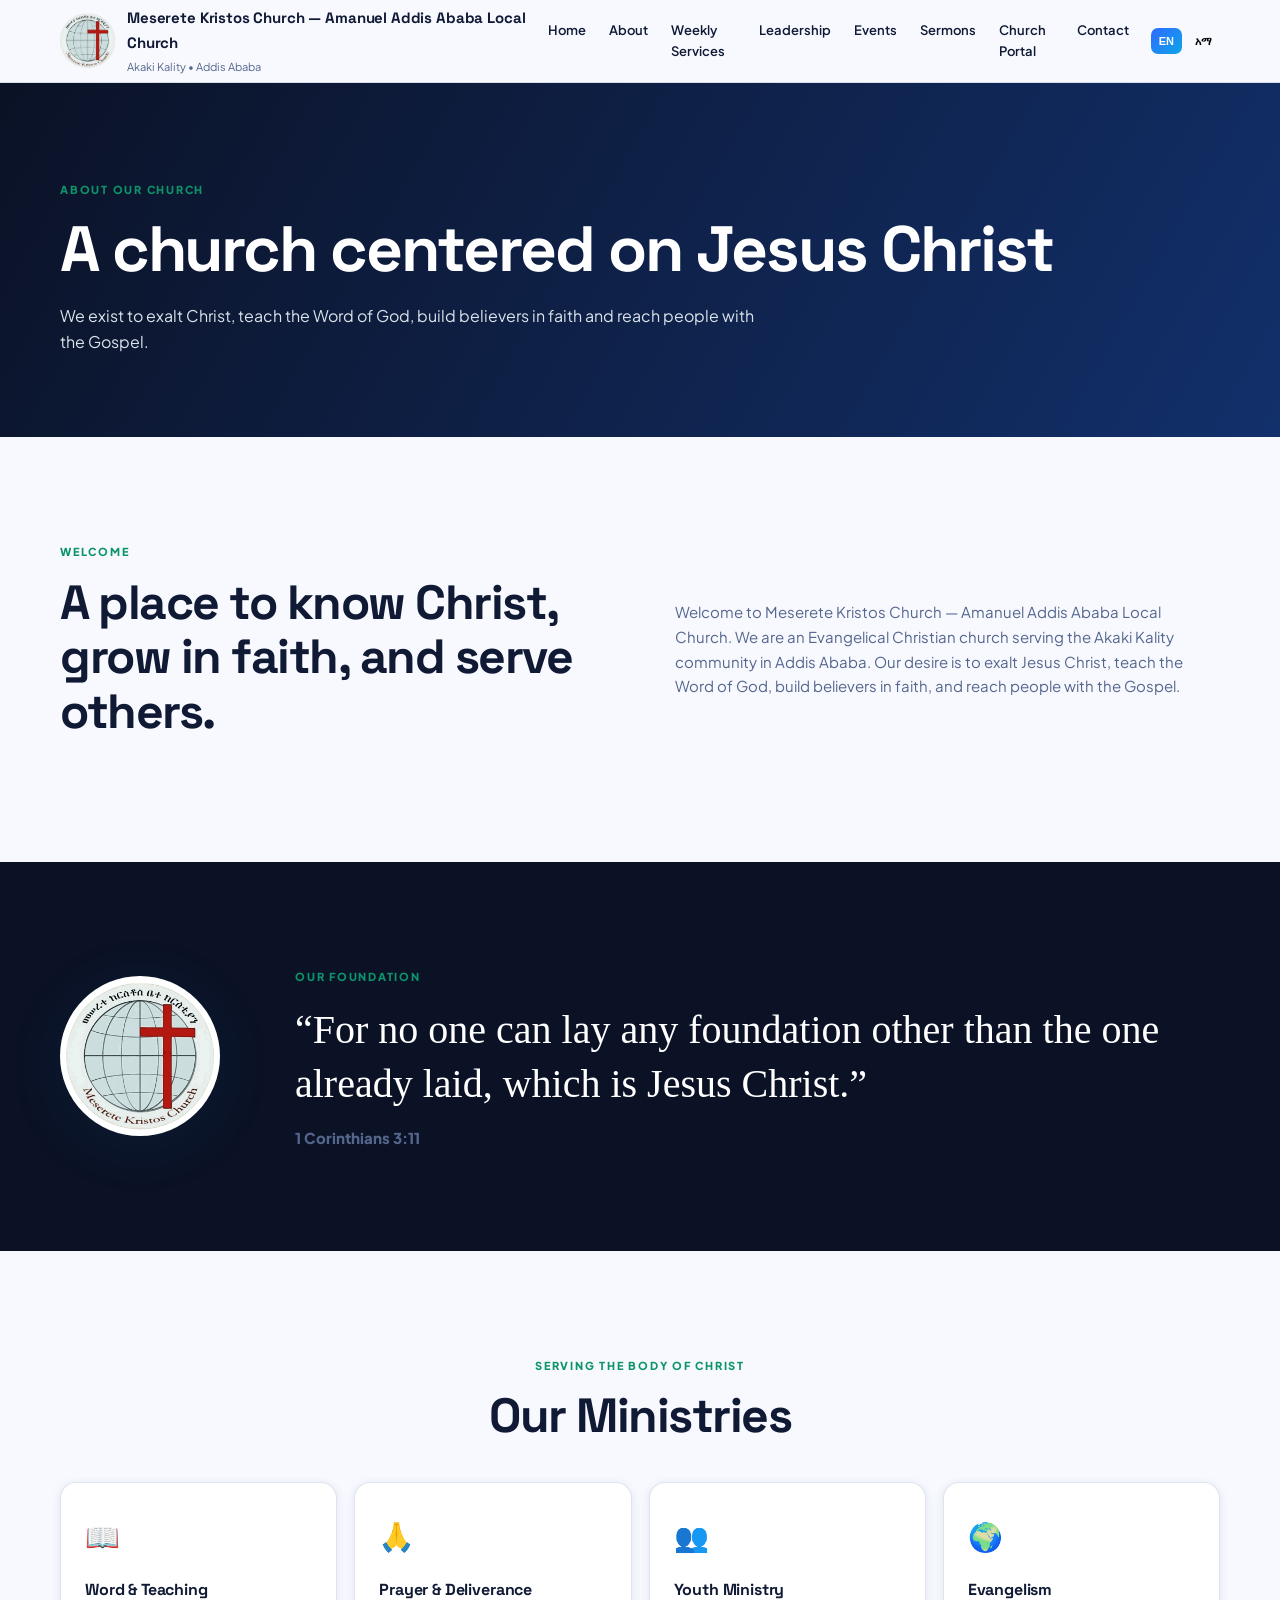
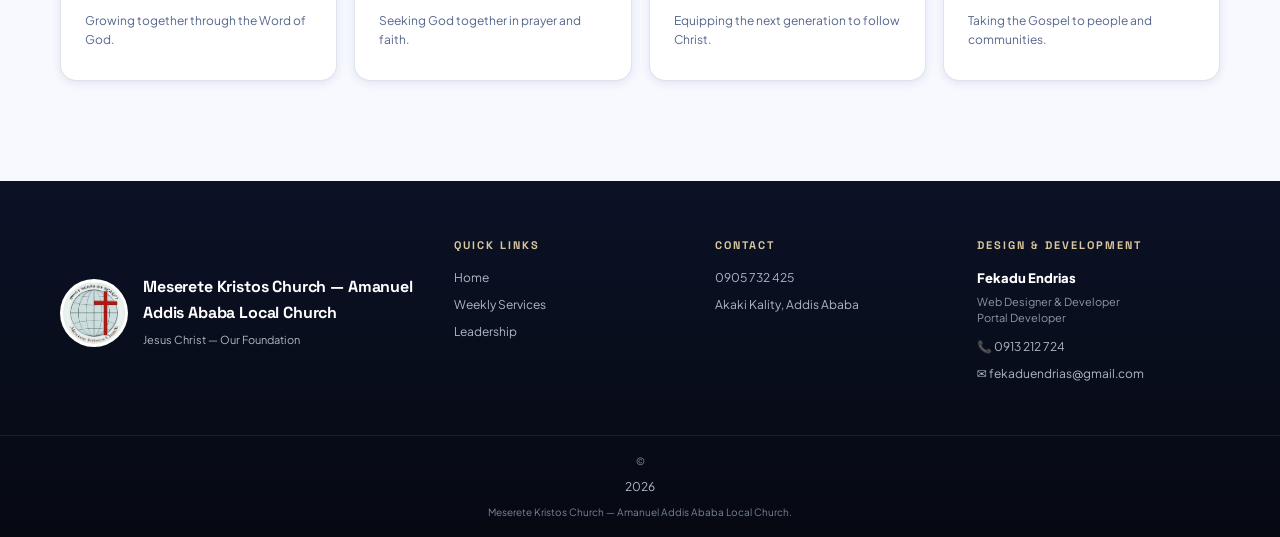
<file: about.html>
<!DOCTYPE html><html lang="en"><head><meta charset="UTF-8"><meta name="viewport" content="width=device-width, initial-scale=1.0"><meta name="description" content="About Meserete Kristos Church — Amanuel Addis Ababa Local Church."><title>About Us | Meserete Kristos Church — Amanuel Addis Ababa Local Church</title><link rel="icon" href="assets/favicon.png"><link rel="preconnect" href="https://fonts.googleapis.com"><link rel="preconnect" href="https://fonts.gstatic.com" crossorigin>
  <link href="https://fonts.googleapis.com/css2?family=Plus+Jakarta+Sans:wght@400;500;600;700;800&family=Space+Grotesk:wght@500;600;700&display=swap" rel="stylesheet">
  <link rel="stylesheet" href="styles.css"><link rel="stylesheet" href="mg-public.css"></head><body>
<header class="site-header"><div class="container nav-wrap"><a class="brand" href="index.html"><img src="assets/church-logo.png" alt="Church logo"><span><strong data-en="Meserete Kristos Church — Amanuel Addis Ababa Local Church" data-am="መሠረተ ክርስቶስ ቤተ ክርስቲያን — አማኑኤል አዲስ አበባ አጥቢያ">Meserete Kristos Church — Amanuel Addis Ababa Local Church</strong><small data-en="Akaki Kality • Addis Ababa" data-am="ቃሊቲ • አዲስ አበባ">Akaki Kality • Addis Ababa</small></span></a><nav class="desktop-nav"><a href="index.html" data-en="Home" data-am="መነሻ">Home</a><a href="about.html" data-en="About" data-am="ስለ እኛ">About</a><a href="services.html" data-en="Weekly Services" data-am="የሳምንቱ አገልግሎቶች">Weekly Services</a><a href="leadership.html" data-en="Leadership" data-am="አመራር">Leadership</a><a href="index.html#events" data-en="Events" data-am="ዝግጅቶች">Events</a><a href="index.html#sermons" data-en="Sermons" data-am="ስብከቶች">Sermons</a><a href="portal.html" data-en="Church Portal" data-am="የቤተ ክርስቲያን ፖርታል">Church Portal</a><a href="index.html#contact" data-en="Contact" data-am="ያግኙን">Contact</a></nav><div class="nav-actions"><button class="lang-btn active" data-lang="en">EN</button><button class="lang-btn" data-lang="am">አማ</button><button class="menu-btn" aria-label="Open menu" aria-expanded="false">☰</button></div></div><nav class="mobile-nav" aria-hidden="true"><a href="index.html" data-en="Home" data-am="መነሻ">Home</a><a href="about.html" data-en="About" data-am="ስለ እኛ">About</a><a href="services.html" data-en="Weekly Services" data-am="የሳምንቱ አገልግሎቶች">Weekly Services</a><a href="leadership.html" data-en="Leadership" data-am="አመራር">Leadership</a><a href="index.html#events" data-en="Events" data-am="ዝግጅቶች">Events</a><a href="index.html#sermons" data-en="Sermons" data-am="ስብከቶች">Sermons</a><a href="portal.html" data-en="Church Portal" data-am="የቤተ ክርስቲያን ፖርታል">Church Portal</a><a href="index.html#contact" data-en="Contact" data-am="ያግኙን">Contact</a></nav></header>
<main><section class="page-hero"><div class="container"><span class="section-label" data-en="ABOUT OUR CHURCH" data-am="ስለ ቤተ ክርስቲያናችን">ABOUT OUR CHURCH</span><h1 data-en="A church centered on Jesus Christ" data-am="በኢየሱስ ክርስቶስ ላይ ያተኮረ ቤተ ክርስቲያን">A church centered on Jesus Christ</h1><p data-en="We exist to exalt Christ, teach the Word of God, build believers in faith and reach people with the Gospel." data-am="ክርስቶስን ከፍ ለማድረግ፣ የእግዚአብሔርን ቃል ለማስተማር፣ አማኞችን በእምነት ለማጽናትና ወንጌልን ለሰዎች ለማድረስ እንኖራለን።">We exist to exalt Christ, teach the Word of God, build believers in faith and reach people with the Gospel.</p></div></section>
<section class="welcome section"><div class="container two-col"><div><span class="section-label" data-en="WELCOME" data-am="እንኳን ደህና መጡ">WELCOME</span><h2 data-en="A place to know Christ, grow in faith, and serve others." data-am="ክርስቶስን የምናውቅበት፣ በእምነት የምናድግበትና ሌሎችን የምናገለግልበት ቦታ።">A place to know Christ, grow in faith, and serve others.</h2></div><div><p data-en="Welcome to Meserete Kristos Church — Amanuel Addis Ababa Local Church. We are an Evangelical Christian church serving the Akaki Kality community in Addis Ababa. Our desire is to exalt Jesus Christ, teach the Word of God, build believers in faith, and reach people with the Gospel." data-am="ወደ መሠረተ ክርስቶስ ቤተ ክርስቲያን — አማኑኤል አዲስ አበባ አጥቢያ እንኳን በደህና መጡ። በአዲስ አበባ ቃሊቲ አካባቢ ማህበረሰብን የምናገለግል ወንጌላዊ ክርስቲያናዊ ቤተ ክርስቲያን ነን። ፍላጎታችን ኢየሱስ ክርስቶስን ከፍ ማድረግ፣ የእግዚአብሔርን ቃል ማስተማር፣ አማኞችን በእምነት ማጽናትና ወንጌልን ለሰዎች ማድረስ ነው።">Welcome to Meserete Kristos Church — Amanuel Addis Ababa Local Church. We are an Evangelical Christian church serving the Akaki Kality community in Addis Ababa. Our desire is to exalt Jesus Christ, teach the Word of God, build believers in faith, and reach people with the Gospel.</p></div></div></section>
<section class="motto section"><div class="container motto-inner"><img src="assets/church-logo.png" alt="Church logo"><div><span class="section-label" data-en="OUR FOUNDATION" data-am="መሠረታችን">OUR FOUNDATION</span><blockquote data-en="“For no one can lay any foundation other than the one already laid, which is Jesus Christ.”" data-am="“ከተመሠረተው በቀር ማንም ሌላ መሠረት ሊመሠርት አይችልምና፥ እርሱም ኢየሱስ ክርስቶስ ነው።”">“For no one can lay any foundation other than the one already laid, which is Jesus Christ.”</blockquote><p class="scripture">1 Corinthians 3:11</p></div></div></section>
<section class="ministries section"><div class="container"><div class="section-heading centered"><span class="section-label" data-en="SERVING THE BODY OF CHRIST" data-am="የክርስቶስን አካል ማገልገል">SERVING THE BODY OF CHRIST</span><h2 data-en="Our Ministries" data-am="አገልግሎቶቻችን">Our Ministries</h2></div><div class="ministry-grid"><div class="ministry-card"><span>📖</span><h3 data-en="Word & Teaching" data-am="ቃልና ትምህርት">Word & Teaching</h3><p data-en="Growing together through the Word of God." data-am="በእግዚአብሔር ቃል አብረን ማደግ።">Growing together through the Word of God.</p></div><div class="ministry-card"><span>🙏</span><h3 data-en="Prayer & Deliverance" data-am="ጸሎትና ነፃነት">Prayer & Deliverance</h3><p data-en="Seeking God together in prayer and faith." data-am="በጸሎትና በእምነት እግዚአብሔርን አብረን መፈለግ።">Seeking God together in prayer and faith.</p></div><div class="ministry-card"><span>👥</span><h3 data-en="Youth Ministry" data-am="የወጣቶች አገልግሎት">Youth Ministry</h3><p data-en="Equipping the next generation to follow Christ." data-am="ቀጣዩን ትውልድ ክርስቶስን እንዲከተል ማስታጠቅ።">Equipping the next generation to follow Christ.</p></div><div class="ministry-card"><span>🌍</span><h3 data-en="Evangelism" data-am="ወንጌላዊ አገልግሎት">Evangelism</h3><p data-en="Taking the Gospel to people and communities." data-am="ወንጌልን ለሰዎችና ለማህበረሰቦች ማድረስ።">Taking the Gospel to people and communities.</p></div></div></div></section></main>
<footer><div class="container footer-grid"><div class="footer-brand"><img src="assets/church-logo.png" alt="Church logo"><div><h3>Meserete Kristos Church — Amanuel Addis Ababa Local Church</h3><p data-en="Jesus Christ — Our Foundation" data-am="ኢየሱስ ክርስቶስ — መሠረታችን">Jesus Christ — Our Foundation</p></div></div><div><h4 data-en="Quick Links" data-am="ፈጣን አገናኞች">Quick Links</h4><a href="index.html">Home</a><a href="services.html">Weekly Services</a><a href="leadership.html">Leadership</a></div><div><h4 data-en="Contact" data-am="ያግኙን">Contact</h4><a class="js-phone-link" href="tel:0905732425">0905 732 425</a><span class="js-address-line">Akaki Kality, Addis Ababa</span></div><div><h4 data-en="Design &amp; Development" data-am="ንድፍና ልማት">Design &amp; Development</h4><p class="credit-name">Fekadu Endrias</p><p class="credit-role">Web Designer &amp; Developer<br>Portal Developer</p><a href="tel:0913212724">📞 0913 212 724</a><a href="mailto:fekaduendrias@gmail.com">✉️ fekaduendrias@gmail.com</a></div></div><div class="copyright">© <span id="year"></span> Meserete Kristos Church — Amanuel Addis Ababa Local Church.</div></footer><script src="script.js"></script>
<script src="supabase-config.js"></script>
<script src="public-content.js"></script>
</body></html>
</file>
<file: styles.css>
@import url('https://fonts.googleapis.com/css2?family=Inter:wght@400;500;600;700;800&family=Noto+Sans+Ethiopic:wght@400;500;600;700;800&display=swap');

:root{
  --navy:#101d2e;
  --navy2:#172b43;
  --red:#b51e2b;
  --gold:#c9a45b;
  --cream:#f7f4ed;
  --paper:#fffdf8;
  --ink:#1d2732;
  --muted:#66717d;
  --line:#e4e0d6;
  --shadow:0 18px 50px rgba(11,79,120,.10);
}
*{box-sizing:border-box}
html{scroll-behavior:smooth}
body{margin:0;color:var(--ink);background:var(--paper);font-family:Inter,"Noto Sans Ethiopic",Arial,sans-serif;line-height:1.65}
body.am{font-family:"Noto Sans Ethiopic",Inter,Arial,sans-serif}
a{color:inherit;text-decoration:none}
.container{width:min(1160px,calc(100% - 40px));margin:auto}
.site-header{position:sticky;top:0;z-index:50;background:rgba(255,253,248,.96);backdrop-filter:blur(16px);border-bottom:1px solid var(--line)}
.nav-wrap{min-height:82px;display:flex;align-items:center;justify-content:space-between;gap:22px}
.brand{display:flex;align-items:center;gap:12px;min-width:250px}
.brand img{width:55px;height:55px;object-fit:contain}
.brand strong{display:block;font-size:15px;letter-spacing:.2px}
.brand small{display:block;color:var(--muted);font-size:11px;margin-top:2px}
.desktop-nav{display:flex;gap:23px;font-size:13px;font-weight:600}
.desktop-nav a:hover,.text-link:hover{color:var(--red)}
.nav-actions{display:flex;align-items:center;gap:5px}
.lang-btn{border:0;background:transparent;padding:7px 8px;border-radius:7px;font-weight:800;font-size:11px;cursor:pointer}
.lang-btn.active{background:var(--navy);color:#fff}
.menu-btn{display:none;border:0;background:transparent;font-size:25px;cursor:pointer}
.mobile-nav{display:none;padding:0 20px 18px;flex-direction:column;gap:10px;font-weight:600;font-size:14px}
.mobile-nav.open{display:flex}

.hero{position:relative;min-height:680px;display:flex;align-items:center;overflow:hidden;background:
linear-gradient(120deg,var(--navy) 0%,var(--navy2) 100%),#101d2e}
.hero::after{content:"";position:absolute;inset:0;background:radial-gradient(circle at 80% 40%,rgba(142,212,242,.20),transparent 32%)}
.hero-content{position:relative;z-index:2;display:flex;align-items:center;justify-content:space-between;gap:50px}
.hero-copy{max-width:640px;color:#fff;padding:75px 0}
.hero-logo-wrap{flex-shrink:0;position:relative;display:flex;align-items:center;justify-content:center}
.hero-logo-wrap::before{content:"";position:absolute;inset:-30px;background:radial-gradient(circle,rgba(255,255,255,.16),transparent 68%);border-radius:50%}
.hero-logo{position:relative;width:290px;height:290px;object-fit:contain;filter:drop-shadow(0 25px 45px rgba(0,0,0,.35))}
.eyebrow,.section-label{font-size:11px;letter-spacing:2.5px;font-weight:800;color:var(--gold)}
.hero h1{font-size:clamp(40px,6vw,76px);line-height:1.06;letter-spacing:-2.8px;margin:15px 0 23px;max-width:800px}
.verse{font-family:Georgia,serif;font-size:20px;line-height:1.55;max-width:700px;color:#f4f0e7;margin:0 0 9px}
body.am .verse,body.am blockquote{font-family:"Noto Sans Ethiopic",sans-serif}
.verse-ref{color:#d8c69e;font-weight:700;font-size:13px}
.hero-buttons{display:flex;gap:12px;margin-top:30px}
.btn{display:inline-flex;align-items:center;justify-content:center;padding:12px 20px;border-radius:7px;font-size:13px;font-weight:800;border:1px solid transparent;cursor:pointer}
.btn-primary{background:var(--red);color:#fff}
.btn-primary:hover{background:#961824}
.btn-light{background:#fff;color:var(--navy)}
.btn-dark{background:var(--navy);color:#fff}
.scroll-hint{position:absolute;bottom:18px;left:50%;color:#fff;opacity:.55;font-size:22px;z-index:3}

.section{padding:100px 0}
.soft{background:var(--cream)}
.two-col{display:grid;grid-template-columns:1fr 1fr;gap:70px;align-items:center}
.section h2{font-size:clamp(30px,4vw,48px);line-height:1.14;letter-spacing:-1.5px;margin:12px 0 22px}
.section p{color:var(--muted);font-size:15px}
.text-link{display:inline-block;margin-top:15px;color:var(--red);font-weight:800;font-size:13px}
.section-heading{display:flex;justify-content:space-between;align-items:end;gap:30px;margin-bottom:38px}
.section-heading.centered{display:block;text-align:center}
.section-heading h2{margin-bottom:0}
.time-note{font-size:11px;color:var(--muted);font-weight:600}

.service-grid{display:grid;grid-template-columns:repeat(4,1fr);gap:16px}
.service-card{background:#fff;border:1px solid var(--line);border-radius:14px;padding:25px;min-height:270px;box-shadow:0 8px 25px rgba(11,79,120,.05)}
.service-card.featured{border-top:4px solid var(--red)}
.day{font-size:10px;letter-spacing:2px;color:var(--red);font-weight:900}
.service-icon{font-size:24px;margin:25px 0 12px}
.service-card h3{font-size:17px;line-height:1.25;margin:0 0 10px}
.service-card .time{font-size:24px;color:var(--navy);font-weight:800;margin:0 0 7px}
.service-card p:last-child{font-size:12px;margin:0}
.bible-study{margin-top:18px;border:1px dashed #cfc8b8;padding:16px 20px;border-radius:10px;display:flex;gap:15px;align-items:center}
.bible-study strong{white-space:nowrap}
.bible-study span{font-size:12px;color:var(--muted)}

.motto{background:var(--navy);color:#fff}
.motto-inner{display:grid;grid-template-columns:180px 1fr;gap:55px;align-items:center}
.motto img{width:160px;height:160px;object-fit:contain;border-radius:50%;background:#fff;padding:6px}
blockquote{font-family:Georgia,serif;font-size:clamp(24px,3.2vw,40px);line-height:1.35;margin:15px 0;color:#fff}
.scripture{color:#d8c69e;font-weight:800;margin:0}

.ministry-grid{display:grid;grid-template-columns:repeat(4,1fr);gap:17px}
.ministry-card{padding:30px 24px;border:1px solid var(--line);border-radius:12px;background:#fff}
.ministry-card span{font-size:28px}
.ministry-card h3{font-size:16px;margin:18px 0 7px}
.ministry-card p{font-size:12px;margin:0}

.leader-grid{display:grid;grid-template-columns:repeat(4,1fr);gap:17px}
.leader-card{text-align:center;background:#fff;border:1px solid var(--line);border-radius:13px;padding:28px 18px}
.leader-avatar{width:72px;height:72px;border-radius:50%;margin:0 auto 16px;background:var(--navy);color:#fff;display:grid;place-items:center;font-weight:800;letter-spacing:1px}
.leader-card h3{font-size:14px;margin:0 0 6px}
.leader-card p{font-size:11px;margin:0;color:var(--red)}

.sermon-layout{gap:50px}
.sermon-feature{min-height:300px;border-radius:16px;background:linear-gradient(135deg,var(--navy),var(--navy2));color:#fff;padding:34px;display:flex;align-items:end;position:relative;overflow:hidden}
.sermon-feature::before{content:"";position:absolute;width:230px;height:230px;border:1px solid rgba(255,255,255,.14);border-radius:50%;right:-50px;top:-60px}
.sermon-feature-media{position:absolute;inset:0;width:100%;height:100%;object-fit:cover;z-index:0}
.sermon-feature-media img,.sermon-feature-media video{width:100%;height:100%;object-fit:cover;display:block}
.sermon-feature-scrim{position:absolute;inset:0;z-index:1;pointer-events:none}
.sermon-feature.has-media .sermon-feature-scrim{background:linear-gradient(180deg,rgba(10,12,15,.05) 30%,rgba(10,12,15,.82) 100%)}
.sermon-feature-content{position:relative;z-index:2;width:100%}
.play{position:absolute;top:28px;right:30px;width:55px;height:55px;border-radius:50%;display:grid;place-items:center;background:var(--red);font-size:17px}
.sermon-feature span{font-size:10px;letter-spacing:2px;color:#d8c69e;font-weight:800}
.sermon-feature h3{font-size:26px;max-width:420px;margin:9px 0}
.sermon-feature p{color:#d6dce2;margin:0}

.contact-list{margin-top:25px;display:grid;gap:18px}
.contact-list>div{display:flex;gap:15px;align-items:flex-start}
.contact-list>div>span{font-size:21px}
.contact-list p{margin:0;font-size:13px}
.contact-list strong{color:var(--navy)}
.contact-list a{color:var(--red);font-weight:800}
.contact-list small,.contact-list em{color:var(--muted);font-size:11px;font-style:normal}

.map-card{min-height:410px;border-radius:16px;overflow:hidden;box-shadow:var(--shadow);background:#e9e4d8}
.map-placeholder{height:100%;min-height:410px;display:flex;flex-direction:column;align-items:center;justify-content:center;text-align:center;padding:30px;background:
radial-gradient(circle at 30% 30%,rgba(181,30,43,.13) 0 3px,transparent 4px),
linear-gradient(35deg,transparent 45%,rgba(11,79,120,.08) 46% 47%,transparent 48%),
linear-gradient(-20deg,transparent 45%,rgba(11,79,120,.07) 46% 47%,transparent 48%),
#ebe7dd}
.pin{font-size:35px;color:var(--red);margin-bottom:8px}
.map-placeholder h3{margin:0 0 4px}
.map-placeholder p{margin:0 0 22px}

footer{background:#07304c;color:#fff;padding-top:55px}
.footer-grid{display:grid;grid-template-columns:1.6fr 1fr 1fr 1.1fr;gap:40px;padding-bottom:45px}
.footer-brand{display:flex;gap:15px;align-items:center}
.footer-brand img{width:68px;height:68px;object-fit:contain;background:#fff;border-radius:50%;padding:3px}
.footer-brand h3{margin:0;font-size:16px}
.footer-brand p{margin:4px 0;color:#aeb8c3;font-size:11px}
footer h4{font-size:11px;text-transform:uppercase;letter-spacing:2px;color:#d8c69e;margin:0 0 14px}
footer a,footer span{display:block;color:#aeb8c3;font-size:12px;margin:7px 0}
.credit-name{margin:0;color:#fff;font-size:13px;font-weight:800}
.credit-role{margin:4px 0 10px;color:#8b98a6;font-size:11px;line-height:1.5}
.copyright{border-top:1px solid rgba(255,255,255,.08);text-align:center;color:#788594;padding:17px;font-size:10px}

@media(max-width:980px){
  .desktop-nav{display:none}.menu-btn{display:block}
  .service-grid,.ministry-grid,.leader-grid{grid-template-columns:repeat(2,1fr)}
  .two-col{gap:40px}
}
@media(max-width:680px){
  .container{width:min(100% - 28px,1160px)}
  .nav-wrap{min-height:72px}.brand img{width:48px;height:48px}.brand strong{font-size:13px}.brand small{font-size:9px}
  .hero{min-height:650px;background:linear-gradient(120deg,rgba(7,48,76,.97),rgba(11,79,120,.80)),url("assets/church-logo.png") center 30%/330px no-repeat,#0b4f78}
  .hero-copy{padding:50px 0}.hero h1{font-size:43px;letter-spacing:-1.8px}.verse{font-size:17px}
  .hero-buttons{flex-wrap:wrap}
  .section{padding:72px 0}
  .two-col{grid-template-columns:1fr}
  .section-heading{display:block}.time-note{display:block;margin-top:12px}
  .service-grid,.ministry-grid,.leader-grid{grid-template-columns:1fr}
  .service-card{min-height:0}
  .motto-inner{grid-template-columns:1fr;text-align:center;gap:25px}.motto img{margin:auto}
  .bible-study{display:block}.bible-study span{display:block;margin-top:7px}
  .footer-grid{grid-template-columns:1fr;gap:25px}
  .map-card,.map-placeholder{min-height:330px}
}
.event-grid{display:grid;grid-template-columns:repeat(3,1fr);gap:18px}.event-card{background:#fff;border:1px solid var(--line);border-radius:14px;padding:22px;display:flex;gap:18px;box-shadow:0 8px 25px rgba(11,79,120,.04)}.event-date{min-width:64px;height:70px;border-radius:12px;background:linear-gradient(145deg,var(--navy),var(--navy2));color:#fff;display:flex;flex-direction:column;align-items:center;justify-content:center}.event-date strong{font-size:25px;line-height:1}.event-date span{font-size:9px;letter-spacing:1.5px;margin-top:5px}.event-tag{font-size:9px;letter-spacing:1.7px;font-weight:900;color:var(--red)}.event-card h3{font-size:16px;line-height:1.3;margin:8px 0}.event-card p{font-size:12px;margin:0}@media(max-width:980px){.event-grid{grid-template-columns:1fr 1fr}}@media(max-width:680px){.event-grid{grid-template-columns:1fr}}
.page-hero{padding:92px 0 82px;background:linear-gradient(120deg,var(--navy),var(--navy2));color:#fff}.page-hero h1{font-size:clamp(40px,5vw,64px);line-height:1.08;letter-spacing:-2px;margin:14px 0 18px}.page-hero p{max-width:700px;color:#dbe3ea;font-size:16px;margin:0}.updates{padding-top:90px;padding-bottom:90px}.update-grid{display:grid;grid-template-columns:1.35fr 1fr 1fr;gap:18px}.update-card{background:#fff;border:1px solid var(--line);border-radius:16px;padding:28px;min-height:250px;box-shadow:0 10px 30px rgba(11,79,120,.05);position:relative}.featured-update{border-top:4px solid var(--red);box-shadow:var(--shadow)}.update-date{display:inline-block;font-size:10px;letter-spacing:2px;font-weight:900;color:var(--red);margin-bottom:18px}.update-card h3{font-size:20px;line-height:1.3;margin:0 0 12px}.update-card p{font-size:13px;margin:0}.update-card .text-link{margin-top:20px}@media(max-width:980px){.update-grid{grid-template-columns:1fr 1fr}.featured-update{grid-column:1/-1}}@media(max-width:680px){.page-hero{padding:72px 0}.update-grid{grid-template-columns:1fr}.featured-update{grid-column:auto}.update-card{min-height:0}}
.sermon-feature{text-decoration:none;color:inherit;cursor:pointer}
.sermon-grid{display:grid;grid-template-columns:repeat(3,1fr);gap:18px;margin-top:26px}
.sermon-card{background:#fff;border:1px solid var(--line);border-radius:14px;padding:22px;box-shadow:0 8px 25px rgba(11,79,120,.04);text-decoration:none;color:inherit;display:block}
.sermon-card span{font-size:10px;letter-spacing:1.5px;font-weight:800;color:var(--red)}
.sermon-card h3{font-size:16px;line-height:1.3;margin:8px 0}
.sermon-card p{font-size:12px;color:var(--muted);margin:0}
@media(max-width:980px){.sermon-grid{grid-template-columns:1fr 1fr}}
@media(max-width:680px){.sermon-grid{grid-template-columns:1fr}}
.media-lightbox{position:fixed;inset:0;background:rgba(4,29,44,.78);display:grid;place-items:center;padding:20px;z-index:1200}
.media-lightbox.hidden{display:none}
.media-lightbox-inner{background:#fff;width:min(760px,100%);border-radius:16px;padding:22px;max-height:92vh;overflow:auto}
.media-lightbox-head{display:flex;justify-content:space-between;align-items:center;gap:16px;margin-bottom:14px}
.media-lightbox-head h3{margin:0;font-size:17px;line-height:1.3}
.media-lightbox-close{border:0;background:#eef2f4;width:34px;height:34px;border-radius:50%;font-size:18px;line-height:1;flex-shrink:0;cursor:pointer}
.media-lightbox-body{position:relative;width:100%}
.media-lightbox-body .embed-16-9{position:relative;width:100%;padding-top:56.25%}
.media-lightbox-body .embed-16-9 iframe{position:absolute;inset:0;width:100%;height:100%;border:0;border-radius:10px}
.media-lightbox-body video{width:100%;border-radius:10px;display:block;max-height:70vh}
.media-lightbox-body audio{width:100%}
.media-lightbox-inner>.text-link{display:inline-block;margin-top:14px}
.sermon-feature,.sermon-card{cursor:pointer}

/* ============================================================
   Aesthetic polish pass — micro-interactions & motion
   ============================================================ */
a,.btn,.event-card,.update-card,.sermon-card,.lang-btn,.text-link,.site-header{transition:box-shadow .25s ease,transform .25s ease,background-color .25s ease,border-color .25s ease,opacity .25s ease}
.btn:hover{transform:translateY(-2px)}
.btn:active{transform:translateY(0)}
.btn-light:hover{background:#f2efe6}
.event-card:hover,.update-card:hover,.sermon-card:hover{transform:translateY(-4px);box-shadow:0 20px 45px rgba(11,79,120,.13);border-color:#d7cdb2}
.featured-update:hover{box-shadow:0 22px 50px rgba(181,30,43,.14)}

/* Accessible, on-brand focus ring (keyboard nav only) */
a:focus-visible,button:focus-visible,input:focus-visible,textarea:focus-visible,select:focus-visible,.sermon-feature:focus-visible{outline:2px solid var(--gold);outline-offset:3px;border-radius:4px}

/* Sticky header gains depth once the page scrolls */
.site-header{box-shadow:0 1px 0 rgba(0,0,0,0)}
.site-header.scrolled{box-shadow:0 8px 30px rgba(11,29,46,.08)}

/* Gentle reveal-on-scroll for section content (skipped for reduced-motion users) */
.reveal{opacity:0;transform:translateY(22px)}
.reveal.in{opacity:1;transform:none;transition:opacity .7s ease,transform .7s ease}
@media(prefers-reduced-motion:reduce){
  .reveal{opacity:1;transform:none}
  a,.btn,.event-card,.update-card,.sermon-card,.lang-btn,.text-link,.site-header{transition:none}
  .btn:hover,.event-card:hover,.update-card:hover,.sermon-card:hover{transform:none}
}

/* Hero logo: a clean, clearly visible badge next to the hero copy
   (previously a dim background watermark hidden behind the overlay). */
@media(max-width:980px){
  .hero-content{flex-direction:column;text-align:center}
  .hero-copy{padding:60px 0 10px;max-width:100%}
  .hero-buttons{justify-content:center}
  .hero-logo{width:190px;height:190px}
}
@media(max-width:680px){
  .hero-logo{width:150px;height:150px}
}
.motto-inner img{filter:drop-shadow(0 10px 25px rgba(11,79,120,.12))}
</file>
<file: mg-public.css>
/* Public website: same fonts and colour direction as MG Auto (blue to cyan gradient, Space Grotesk headings). Loaded after styles.css. */
:root{--navy:#0b1226;--navy2:#12306b;--red:#2f6bff;--gold:#22d3ee;--cream:#eef2fb;--paper:#f7f9ff;--ink:#101a35;--muted:#55668c;--line:rgba(40,62,120,.14);--shadow:0 14px 40px rgba(30,50,110,.14)}
body{font-family:'Plus Jakarta Sans','Noto Sans Ethiopic',system-ui,Arial,sans-serif;background:var(--paper)}
body.am{font-family:'Noto Sans Ethiopic','Plus Jakarta Sans',Arial,sans-serif}
h1,h2,h3,h4,.brand strong,.footer-brand h3{font-family:'Space Grotesk','Plus Jakarta Sans','Noto Sans Ethiopic',sans-serif;letter-spacing:-.01em}
.site-header{background:rgba(247,249,255,.9)}
.hero{background:radial-gradient(120% 90% at 0% 0%,#12306b 0%,#0a1634 42%,#060912 80%)}
.hero::after{background:radial-gradient(circle at 85% 20%,rgba(79,140,255,.30),transparent 40%),radial-gradient(circle at 10% 100%,rgba(52,211,153,.18),transparent 40%)}
.hero-logo{background:#fff;border-radius:50%;padding:12px;box-shadow:0 0 0 3px rgba(255,255,255,.12),0 20px 60px rgba(79,140,255,.4)}
.eyebrow,.section-label{color:#0d946a;letter-spacing:.16em}
.hero .eyebrow,.hero .section-label{color:#5eead4}
.btn{border-radius:12px;font-weight:700;transition:transform .15s,filter .15s}
.btn-primary{background:linear-gradient(135deg,#2f6bff,#0ea5e9);color:#fff;border:0;box-shadow:0 8px 24px rgba(47,107,255,.34)}
.btn-primary:hover{background:linear-gradient(135deg,#2f6bff,#0ea5e9);filter:brightness(1.1);transform:translateY(-1px)}
.lang-btn.active{background:linear-gradient(135deg,#2f6bff,#0ea5e9)}
.service-card,.ministry-card,.leader-card,.map-card{border-radius:16px;border:1px solid var(--line);box-shadow:0 2px 10px rgba(30,50,110,.10)}
.service-card:hover,.ministry-card:hover,.leader-card:hover{transform:translateY(-2px);box-shadow:var(--shadow);transition:transform .15s,box-shadow .15s}
.desktop-nav a:hover,.text-link:hover{color:#2f6bff}
footer{background:linear-gradient(180deg,#0b1226,#060912)}
</file>
